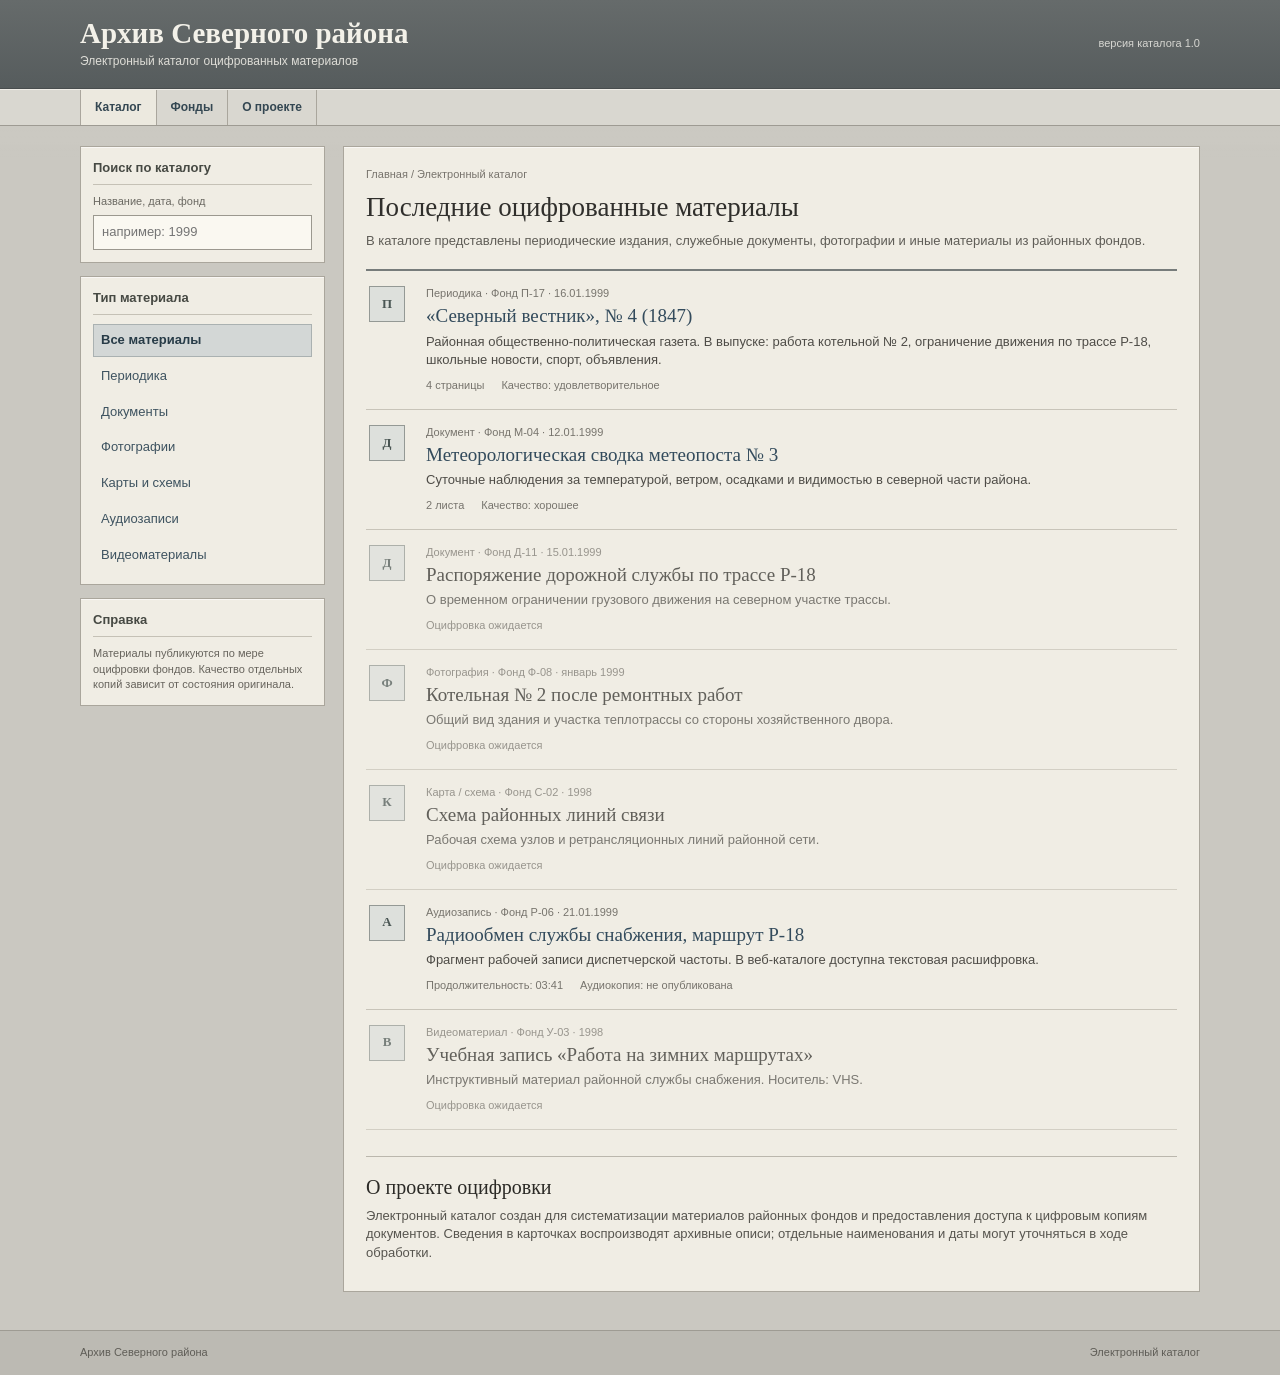
<file: index.html>
<!doctype html>
<html lang="ru">
<head>
  <meta name="color-scheme" content="light">
  <meta name="darkreader-lock">
  <meta charset="utf-8">
  <meta name="viewport" content="width=device-width,initial-scale=1">
  <meta name="description" content="Электронный каталог оцифрованных материалов Архива Северного района.">
  <title>Архив Северного района — электронный каталог</title>
  <link rel="stylesheet" href="site.css">
</head>
<body>
  <header class="masthead">
    <div class="shell masthead__inner">
      <div>
        <div class="institution">Архив Северного района</div>
        <div class="subtitle">Электронный каталог оцифрованных материалов</div>
      </div>
      <div class="edition">версия каталога 1.0</div>
    </div>
  </header>

  <nav class="navline">
    <div class="shell navline__inner">
      <a href="index.html" aria-current="page">Каталог</a>
      <a href="#collections">Фонды</a>
      <a href="#about">О проекте</a>
    </div>
  </nav>

  <main class="shell layout">
    <aside class="sidebar">
      <section class="sidebox">
        <h2>Поиск по каталогу</h2>
        <label for="search">Название, дата, фонд</label>
        <input id="search" type="search" placeholder="например: 1999">
      </section>

      <section class="sidebox" id="collections">
        <h2>Тип материала</h2>
        <div class="filters" role="group" aria-label="Фильтр по типу материала">
          <button class="filter active" data-filter="all">Все материалы</button>
          <button class="filter" data-filter="periodical">Периодика</button>
          <button class="filter" data-filter="document">Документы</button>
          <button class="filter" data-filter="photo">Фотографии</button>
          <button class="filter" data-filter="map">Карты и схемы</button>
          <button class="filter" data-filter="audio">Аудиозаписи</button>
          <button class="filter" data-filter="video">Видеоматериалы</button>
        </div>
      </section>

      <section class="sidebox small">
        <h2>Справка</h2>
        <p>Материалы публикуются по мере оцифровки фондов. Качество отдельных копий зависит от состояния оригинала.</p>
      </section>
    </aside>

    <section class="content">
      <div class="crumbs">Главная / Электронный каталог</div>
      <h1>Последние оцифрованные материалы</h1>
      <p class="intro">В каталоге представлены периодические издания, служебные документы, фотографии и иные материалы из районных фондов.</p>

      <div class="catalog" id="catalog">
        <article class="record" data-kind="periodical" data-search="северный вестник 4 1847 16 января 1999 периодика фонд п-17 газета">
          <div class="record__icon">П</div>
          <div class="record__body">
            <div class="record__meta">Периодика · Фонд П-17 · 16.01.1999</div>
            <h2><a href="issue-1999-04.html">«Северный вестник», № 4 (1847)</a></h2>
            <p>Районная общественно-политическая газета. В выпуске: работа котельной № 2, ограничение движения по трассе Р-18, школьные новости, спорт, объявления.</p>
            <div class="record__bottom"><span>4 страницы</span><span>Качество: удовлетворительное</span></div>
          </div>
        </article>

        <article class="record" data-kind="document" data-search="метеорологическая сводка 12 января 1999 метеопост 3 фонд м-04 погода документ">
          <div class="record__icon">Д</div>
          <div class="record__body">
            <div class="record__meta">Документ · Фонд М-04 · 12.01.1999</div>
            <h2><a href="weather-1999-01-12.html">Метеорологическая сводка метеопоста № 3</a></h2>
            <p>Суточные наблюдения за температурой, ветром, осадками и видимостью в северной части района.</p>
            <div class="record__bottom"><span>2 листа</span><span>Качество: хорошее</span></div>
          </div>
        </article>

        <article class="record muted-record" data-kind="document" data-search="дорожная служба р-18 15 января 1999 распоряжение транспорт">
          <div class="record__icon">Д</div>
          <div class="record__body">
            <div class="record__meta">Документ · Фонд Д-11 · 15.01.1999</div>
            <h2>Распоряжение дорожной службы по трассе Р-18</h2>
            <p>О временном ограничении грузового движения на северном участке трассы.</p>
            <div class="record__bottom"><span>Оцифровка ожидается</span></div>
          </div>
        </article>

        <article class="record muted-record" data-kind="photo" data-search="котельная 2 фотография январь 1999 фонд ф-08">
          <div class="record__icon">Ф</div>
          <div class="record__body">
            <div class="record__meta">Фотография · Фонд Ф-08 · январь 1999</div>
            <h2>Котельная № 2 после ремонтных работ</h2>
            <p>Общий вид здания и участка теплотрассы со стороны хозяйственного двора.</p>
            <div class="record__bottom"><span>Оцифровка ожидается</span></div>
          </div>
        </article>

        <article class="record muted-record" data-kind="map" data-search="схема районных линий связи 1998 карта узлы связи">
          <div class="record__icon">К</div>
          <div class="record__body">
            <div class="record__meta">Карта / схема · Фонд С-02 · 1998</div>
            <h2>Схема районных линий связи</h2>
            <p>Рабочая схема узлов и ретрансляционных линий районной сети.</p>
            <div class="record__bottom"><span>Оцифровка ожидается</span></div>
          </div>
        </article>

        <article class="record" data-kind="audio" data-search="радиообмен служба снабжения р-18 21 января 1999 аудио расшифровка">
          <div class="record__icon">А</div>
          <div class="record__body">
            <div class="record__meta">Аудиозапись · Фонд Р-06 · 21.01.1999</div>
            <h2><a href="radio-r18-1999-01-21.html">Радиообмен службы снабжения, маршрут Р-18</a></h2>
            <p>Фрагмент рабочей записи диспетчерской частоты. В веб-каталоге доступна текстовая расшифровка.</p>
            <div class="record__bottom"><span>Продолжительность: 03:41</span><span>Аудиокопия: не опубликована</span></div>
          </div>
        </article>

        <article class="record muted-record" data-kind="video" data-search="учебная видеозапись зимние маршруты водитель видимость vhs 1998 видео">
          <div class="record__icon">В</div>
          <div class="record__body">
            <div class="record__meta">Видеоматериал · Фонд У-03 · 1998</div>
            <h2>Учебная запись «Работа на зимних маршрутах»</h2>
            <p>Инструктивный материал районной службы снабжения. Носитель: VHS.</p>
            <div class="record__bottom"><span>Оцифровка ожидается</span></div>
          </div>
        </article>
      </div>

      <div class="empty" id="empty" hidden>По заданным условиям ничего не найдено.</div>

      <section class="about" id="about">
        <h2>О проекте оцифровки</h2>
        <p>Электронный каталог создан для систематизации материалов районных фондов и предоставления доступа к цифровым копиям документов. Сведения в карточках воспроизводят архивные описи; отдельные наименования и даты могут уточняться в ходе обработки.</p>
      </section>
    </section>
  </main>

  <footer>
    <div class="shell footer__inner">
      <span>Архив Северного района</span>
      <span>Электронный каталог</span>
    </div>
  </footer>
  <script src="catalog.js"></script>
</body>
</html>
</file>
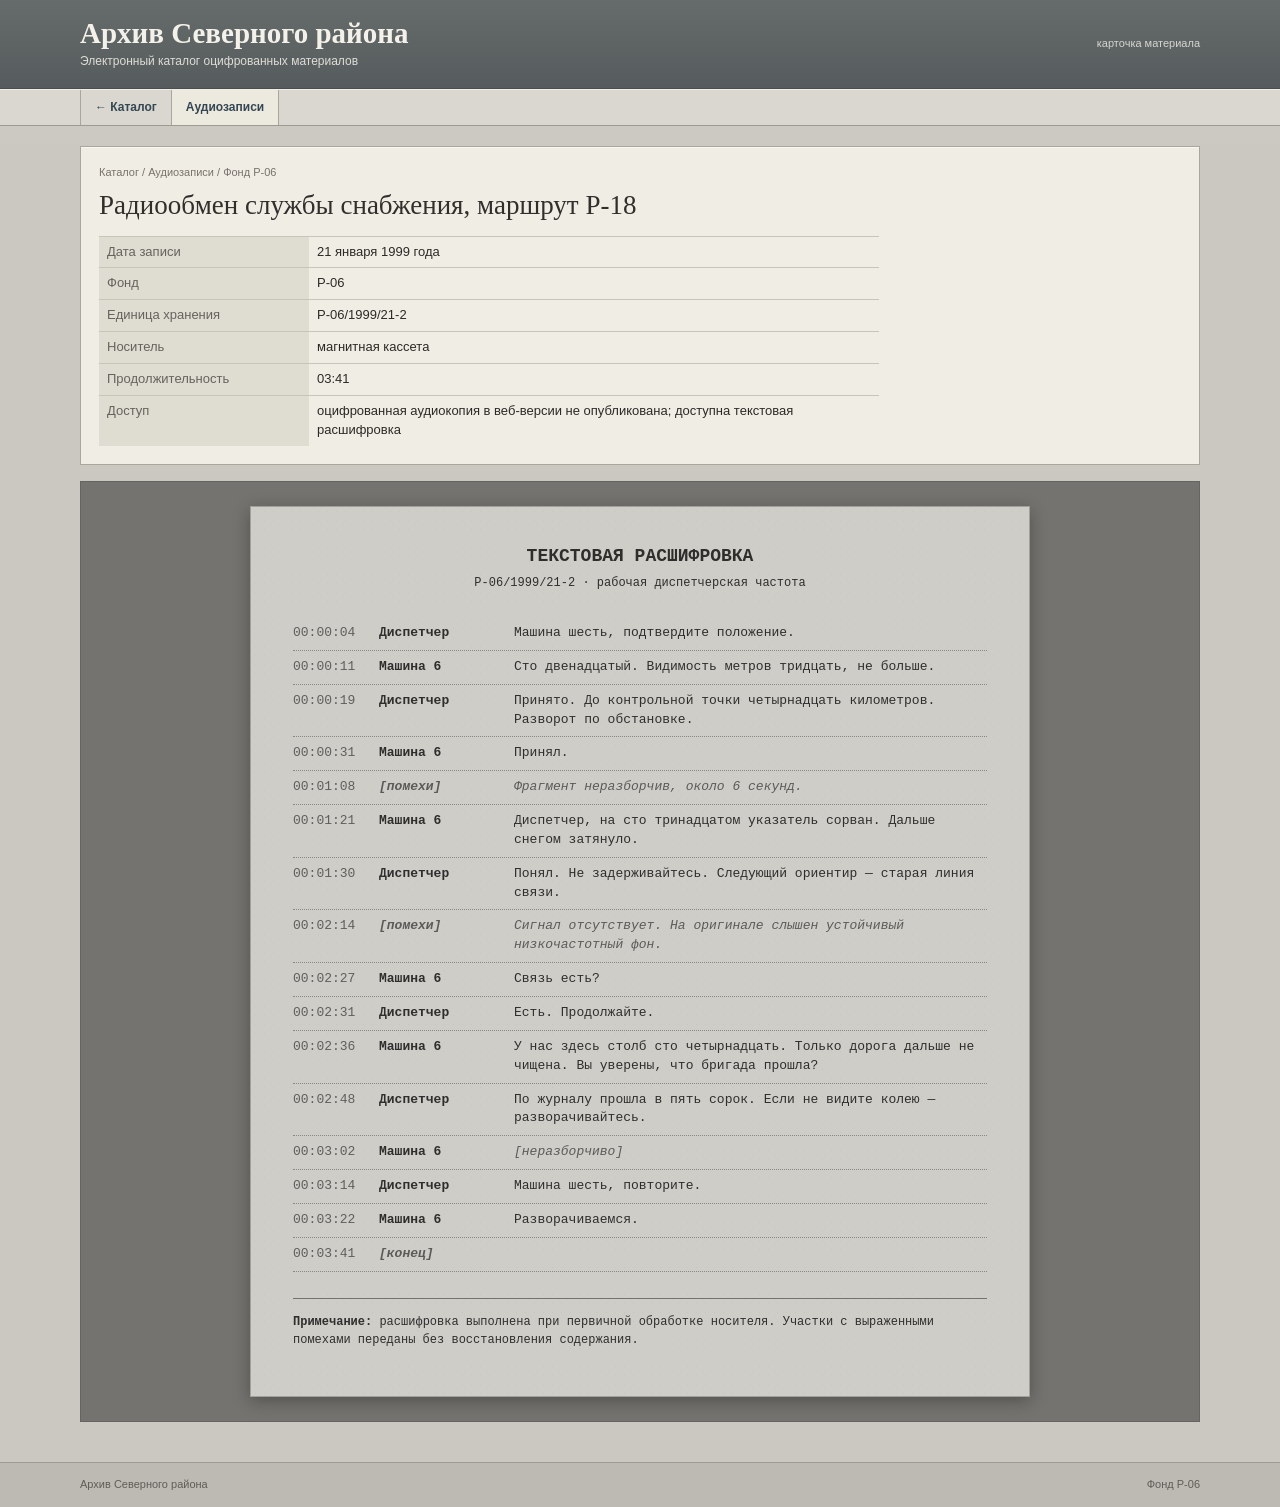
<file: radio-r18-1999-01-21.html>
<!doctype html>
<html lang="ru">
<head>
  <meta name="color-scheme" content="light">
  <meta name="darkreader-lock">
  <meta charset="utf-8">
  <meta name="viewport" content="width=device-width,initial-scale=1">
  <title>Радиообмен службы снабжения — Архив Северного района</title>
  <link rel="stylesheet" href="site.css">
  <style>
    .transcript-shell{background:#74736f;border:1px solid #66645f;padding:24px;overflow:auto}
    .transcript{
      position:relative;width:min(780px,100%);margin:auto;padding:36px 42px 46px;
      background:#d9d2c1;color:#2b2924;border:1px solid #aaa28f;
      box-shadow:0 4px 16px rgba(0,0,0,.32);
      font-family:"Courier New",monospace;filter:grayscale(.7) contrast(.94)
    }
    .transcript::after{
      content:"";position:absolute;inset:0;pointer-events:none;opacity:.22;
      background:radial-gradient(circle,rgba(35,31,25,.2) 0 .48px,transparent .72px);
      background-size:9px 9px;mix-blend-mode:multiply
    }
    .transcript h2{text-align:center;font-size:18px;margin:0 0 6px}
    .transcript .sub{text-align:center;font-size:12px;margin-bottom:25px}
    .line{display:grid;grid-template-columns:76px 125px 1fr;gap:10px;padding:7px 0;border-bottom:1px dotted #8e887a;font-size:13px;line-height:1.45}
    .time{color:#605c53}.speaker{font-weight:bold}.note{font-style:italic;color:#5c5850}
    .archive-note{margin-top:26px;padding-top:14px;border-top:1px solid #777166;font-size:12px;line-height:1.55}
    @media(max-width:650px){.transcript{min-width:690px}.transcript-shell{padding:8px}}
  </style>
</head>
<body>
<header class="masthead">
  <div class="shell masthead__inner">
    <div>
      <div class="institution">Архив Северного района</div>
      <div class="subtitle">Электронный каталог оцифрованных материалов</div>
    </div>
    <div class="edition">карточка материала</div>
  </div>
</header>
<nav class="navline">
  <div class="shell navline__inner">
    <a href="index.html">← Каталог</a>
    <a href="radio-r18-1999-01-21.html" aria-current="page">Аудиозаписи</a>
  </div>
</nav>

<main class="shell item-layout">
  <section class="item-card">
    <div class="crumbs">Каталог / Аудиозаписи / Фонд Р-06</div>
    <h1>Радиообмен службы снабжения, маршрут Р-18</h1>
    <table class="meta-table">
      <tr><th>Дата записи</th><td>21 января 1999 года</td></tr>
      <tr><th>Фонд</th><td>Р-06</td></tr>
      <tr><th>Единица хранения</th><td>Р-06/1999/21-2</td></tr>
      <tr><th>Носитель</th><td>магнитная кассета</td></tr>
      <tr><th>Продолжительность</th><td>03:41</td></tr>
      <tr><th>Доступ</th><td>оцифрованная аудиокопия в веб-версии не опубликована; доступна текстовая расшифровка</td></tr>
    </table>
  </section>

  <section class="transcript-shell">
    <article class="transcript">
      <h2>ТЕКСТОВАЯ РАСШИФРОВКА</h2>
      <div class="sub">Р-06/1999/21-2 · рабочая диспетчерская частота</div>

      <div class="line"><span class="time">00:00:04</span><span class="speaker">Диспетчер</span><span>Машина шесть, подтвердите положение.</span></div>
      <div class="line"><span class="time">00:00:11</span><span class="speaker">Машина 6</span><span>Сто двенадцатый. Видимость метров тридцать, не больше.</span></div>
      <div class="line"><span class="time">00:00:19</span><span class="speaker">Диспетчер</span><span>Принято. До контрольной точки четырнадцать километров. Разворот по обстановке.</span></div>
      <div class="line"><span class="time">00:00:31</span><span class="speaker">Машина 6</span><span>Принял.</span></div>
      <div class="line"><span class="time">00:01:08</span><span class="speaker note">[помехи]</span><span class="note">Фрагмент неразборчив, около 6 секунд.</span></div>
      <div class="line"><span class="time">00:01:21</span><span class="speaker">Машина 6</span><span>Диспетчер, на сто тринадцатом указатель сорван. Дальше снегом затянуло.</span></div>
      <div class="line"><span class="time">00:01:30</span><span class="speaker">Диспетчер</span><span>Понял. Не задерживайтесь. Следующий ориентир — старая линия связи.</span></div>
      <div class="line"><span class="time">00:02:14</span><span class="speaker note">[помехи]</span><span class="note">Сигнал отсутствует. На оригинале слышен устойчивый низкочастотный фон.</span></div>
      <div class="line"><span class="time">00:02:27</span><span class="speaker">Машина 6</span><span>Связь есть?</span></div>
      <div class="line"><span class="time">00:02:31</span><span class="speaker">Диспетчер</span><span>Есть. Продолжайте.</span></div>
      <div class="line"><span class="time">00:02:36</span><span class="speaker">Машина 6</span><span>У нас здесь столб сто четырнадцать. Только дорога дальше не чищена. Вы уверены, что бригада прошла?</span></div>
      <div class="line"><span class="time">00:02:48</span><span class="speaker">Диспетчер</span><span>По журналу прошла в пять сорок. Если не видите колею — разворачивайтесь.</span></div>
      <div class="line"><span class="time">00:03:02</span><span class="speaker">Машина 6</span><span class="note">[неразборчиво]</span></div>
      <div class="line"><span class="time">00:03:14</span><span class="speaker">Диспетчер</span><span>Машина шесть, повторите.</span></div>
      <div class="line"><span class="time">00:03:22</span><span class="speaker">Машина 6</span><span>Разворачиваемся.</span></div>
      <div class="line"><span class="time">00:03:41</span><span class="speaker note">[конец]</span><span></span></div>

      <div class="archive-note">
        <b>Примечание:</b> расшифровка выполнена при первичной обработке носителя.
        Участки с выраженными помехами переданы без восстановления содержания.
      </div>
    </article>
  </section>
</main>

<!--
Внутренняя заметка:
сверить интервал 02:14–02:27 с журналом М-04/1999/0112.
Совпадение времени не считать основанием для корректировки описания.
-->

<footer><div class="shell footer__inner"><span>Архив Северного района</span><span>Фонд Р-06</span></div></footer>
</body>
</html>
</file>
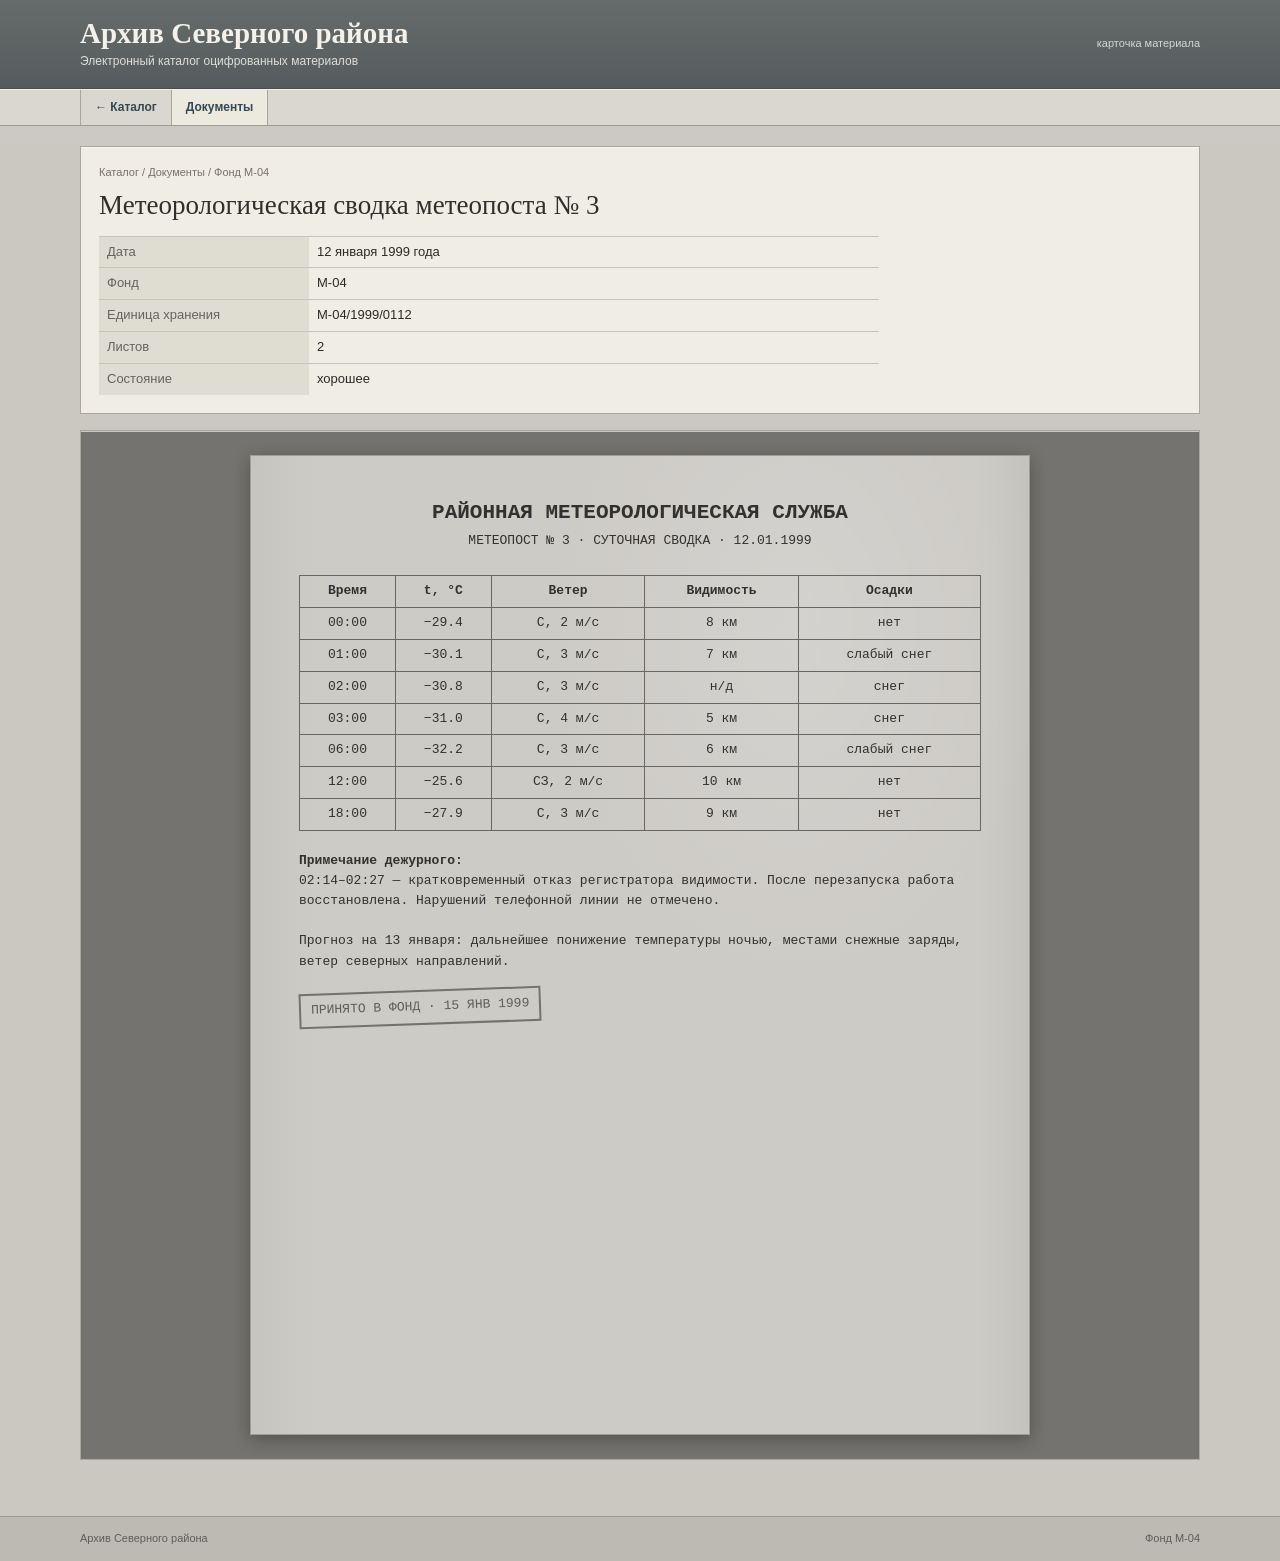
<file: weather-1999-01-12.html>
<!doctype html>
<html lang="ru">
<head>
  <meta name="color-scheme" content="light">
  <meta name="darkreader-lock"><meta charset="utf-8"><meta name="viewport" content="width=device-width,initial-scale=1"><title>Метеорологическая сводка — Архив Северного района</title><link rel="stylesheet" href="site.css"><style>
.doc-view{background:#74736f;padding:24px;overflow:auto}
.scan{
  position:relative;
  width:780px;
  min-height:980px;
  margin:auto;
  background:
    radial-gradient(ellipse at 70% 18%,rgba(255,255,255,.18),transparent 33%),
    linear-gradient(90deg,rgba(60,49,30,.04),transparent 8%,transparent 93%,rgba(60,49,30,.05)),
    #d8d0bd;
  border:1px solid #a79f8c;
  padding:42px 48px;
  color:#2e2b25;
  font-family:"Courier New",monospace;
  box-shadow:0 4px 16px rgba(0,0,0,.32);
  filter:grayscale(.72) contrast(.93)
}
.scan::after{
  content:"";position:absolute;inset:0;pointer-events:none;opacity:.28;mix-blend-mode:multiply;
  background:radial-gradient(circle,rgba(40,35,28,.18) 0 .5px,transparent .75px);
  background-size:8px 8px
}
.scan h2{text-align:center;margin:0 0 4px;font-size:21px}
.scan .sub{text-align:center;margin-bottom:24px}
.scan table{width:100%;border-collapse:collapse;font-size:13px}
.scan th,.scan td{border:1px solid #68645a;padding:6px;text-align:center}
.scan .notes{margin-top:20px;font-size:13px;line-height:1.55}
.stamp{display:inline-block;border:2px solid #777166;padding:6px 10px;transform:rotate(-2deg);margin-top:18px;color:#5f5a50}
@media(max-width:700px){.scan{min-width:700px}.doc-view{padding:8px}}
</style></head>
<body>
<header class="masthead"><div class="shell masthead__inner"><div><div class="institution">Архив Северного района</div><div class="subtitle">Электронный каталог оцифрованных материалов</div></div><div class="edition">карточка материала</div></div></header>
<nav class="navline"><div class="shell navline__inner"><a href="index.html">← Каталог</a><a href="weather-1999-01-12.html" aria-current="page">Документы</a></div></nav>
<main class="shell item-layout">
<section class="item-card"><div class="crumbs">Каталог / Документы / Фонд М-04</div><h1>Метеорологическая сводка метеопоста № 3</h1><table class="meta-table"><tr><th>Дата</th><td>12 января 1999 года</td></tr><tr><th>Фонд</th><td>М-04</td></tr><tr><th>Единица хранения</th><td>М-04/1999/0112</td></tr><tr><th>Листов</th><td>2</td></tr><tr><th>Состояние</th><td>хорошее</td></tr></table></section>
<section class="doc-view"><div class="scan"><h2>РАЙОННАЯ МЕТЕОРОЛОГИЧЕСКАЯ СЛУЖБА</h2><div class="sub">МЕТЕОПОСТ № 3 · СУТОЧНАЯ СВОДКА · 12.01.1999</div><table><thead><tr><th>Время</th><th>t, °C</th><th>Ветер</th><th>Видимость</th><th>Осадки</th></tr></thead><tbody><tr><td>00:00</td><td>−29.4</td><td>С, 2 м/с</td><td>8 км</td><td>нет</td></tr><tr><td>01:00</td><td>−30.1</td><td>С, 3 м/с</td><td>7 км</td><td>слабый снег</td></tr><tr><td>02:00</td><td>−30.8</td><td>С, 3 м/с</td><td>н/д</td><td>снег</td></tr><tr><td>03:00</td><td>−31.0</td><td>С, 4 м/с</td><td>5 км</td><td>снег</td></tr><tr><td>06:00</td><td>−32.2</td><td>С, 3 м/с</td><td>6 км</td><td>слабый снег</td></tr><tr><td>12:00</td><td>−25.6</td><td>СЗ, 2 м/с</td><td>10 км</td><td>нет</td></tr><tr><td>18:00</td><td>−27.9</td><td>С, 3 м/с</td><td>9 км</td><td>нет</td></tr></tbody></table><div class="notes"><b>Примечание дежурного:</b><br>02:14–02:27 — кратковременный отказ регистратора видимости. После перезапуска работа восстановлена. Нарушений телефонной линии не отмечено.<br><br>Прогноз на 13 января: дальнейшее понижение температуры ночью, местами снежные заряды, ветер северных направлений.</div><div class="stamp">ПРИНЯТО В ФОНД · 15 ЯНВ 1999</div></div></section>
</main><footer><div class="shell footer__inner"><span>Архив Северного района</span><span>Фонд М-04</span></div></footer></body></html>
</file>
<file: site.css>
:root{
  --ink:#2b2a26; --muted:#6b6962; --line:#aaa69c; --site-bg:#cac8c1;
  --panel:#e8e4da; --panel-2:#f0ede4; --link:#334b5c; --header:#666b6b; --header-2:#565c5d;
  --max:1120px;
}
*{box-sizing:border-box}
html{color-scheme:light;background:var(--site-bg);color:var(--ink)}
body{
  margin:0; color:var(--ink);
  font:13px/1.45 Tahoma,Arial,sans-serif;
  background:linear-gradient(rgba(255,255,255,.10),rgba(255,255,255,0) 160px),var(--site-bg);
}
a{color:var(--link)}
.shell{width:min(var(--max),calc(100% - 26px));margin:auto}
.masthead{background:linear-gradient(var(--header),var(--header-2));color:#f3f1e9;border-bottom:1px solid #484d4e}
.masthead__inner{min-height:88px;display:flex;align-items:center;justify-content:space-between;gap:24px}
.institution{font:700 29px/1.05 "Times New Roman",Times,serif}
.subtitle{margin-top:5px;color:#deddd7;font-size:12px}
.edition{color:#d6d6d1;font-size:11px}
.navline{background:#d9d7d0;border-top:1px solid #efede7;border-bottom:1px solid #9e9b93}
.navline__inner{display:flex;gap:0}
.navline a{padding:9px 14px;text-decoration:none;border-right:1px solid #aaa69d;color:#344752;font-weight:700;font-size:12px}
.navline a:first-child{border-left:1px solid #aaa69d}
.navline a:hover,.navline a[aria-current=page]{background:#ece9df}
.layout{display:grid;grid-template-columns:245px 1fr;gap:18px;padding:20px 0 38px}
.sidebox,.content,.item-card,.viewer,.doc-view{background:var(--panel-2);border:1px solid var(--line);box-shadow:inset 0 1px rgba(255,255,255,.6)}
.sidebox{padding:12px;margin-bottom:13px}
.sidebox h2{font-size:13px;margin:0 0 9px;padding-bottom:6px;border-bottom:1px solid #c5c1b6;color:#464943}
.sidebox label{display:block;font-size:11px;color:var(--muted);margin-bottom:5px}
.sidebox input{width:100%;padding:7px 8px;border:1px solid #9b988f;background:#faf8f1;color:#2a2926;font:inherit}
.sidebox.small p{margin:0;color:#67645d;font-size:11px}
.filters{display:grid;gap:3px}
.filter{text-align:left;padding:6px 7px;border:1px solid transparent;background:transparent;color:#3e5360;cursor:pointer;font:inherit}
.filter:hover{background:#dddcd4}
.filter.active{background:#d3d7d6;border-color:#aab1b1;color:#273b47;font-weight:700}
.content{padding:20px 22px 28px;min-width:0}
.crumbs{font-size:11px;color:#77736c;margin-bottom:9px}
h1{font:normal 27px/1.16 "Times New Roman",Times,serif;margin:0 0 8px;color:#302f2c}
.intro{margin:0 0 19px;color:#5f5d57}
.catalog{border-top:2px solid #777c7b}
.record{display:grid;grid-template-columns:44px 1fr;gap:13px;padding:15px 3px;border-bottom:1px solid #c8c4b9}
.record__icon{width:36px;height:36px;border:1px solid #949995;background:#dde0dc;color:#4a5654;display:grid;place-items:center;font-weight:700;font-family:"Times New Roman",serif}
.record__meta{color:#77746d;font-size:11px;margin-bottom:2px}
.record h2{font:normal 19px/1.22 "Times New Roman",Times,serif;margin:2px 0 5px}
.record h2 a{text-decoration:none}.record h2 a:hover{text-decoration:underline}
.record p{margin:0 0 8px;color:#4e4c47}
.record__bottom{display:flex;flex-wrap:wrap;gap:17px;color:#77746d;font-size:11px}
.muted-record{opacity:.72}
.empty{padding:26px;text-align:center;color:#77736c}
.about{margin-top:26px;padding-top:18px;border-top:1px solid #bbb7ad}
.about h2{font:normal 20px/1.2 "Times New Roman",Times,serif;margin:0 0 8px}
.about p{margin:0;color:#57554f}
.item-layout{padding:20px 0 40px}
.item-card,.viewer,.doc-view{padding:18px;margin-bottom:16px}
.meta-table{border-collapse:collapse;width:100%;max-width:780px;margin-top:14px}
.meta-table th,.meta-table td{border-top:1px solid #c8c4ba;padding:6px 8px;text-align:left;vertical-align:top}
.meta-table th{width:210px;color:#66635d;font-weight:400;background:#dfdcd2}
footer{background:#bcbab3;border-top:1px solid #9e9b93;color:#5f5d57}
.footer__inner{padding:14px 0;display:flex;justify-content:space-between;gap:20px;font-size:11px}
@media(max-width:760px){
  .masthead__inner{min-height:76px}.institution{font-size:23px}.edition{display:none}
  .layout{grid-template-columns:1fr;padding-top:13px}.sidebar{order:2}.content{order:1;padding:16px}
  .filters{grid-template-columns:repeat(2,minmax(0,1fr))}
  .navline__inner{overflow:auto}.navline a{white-space:nowrap}
}
</file>
